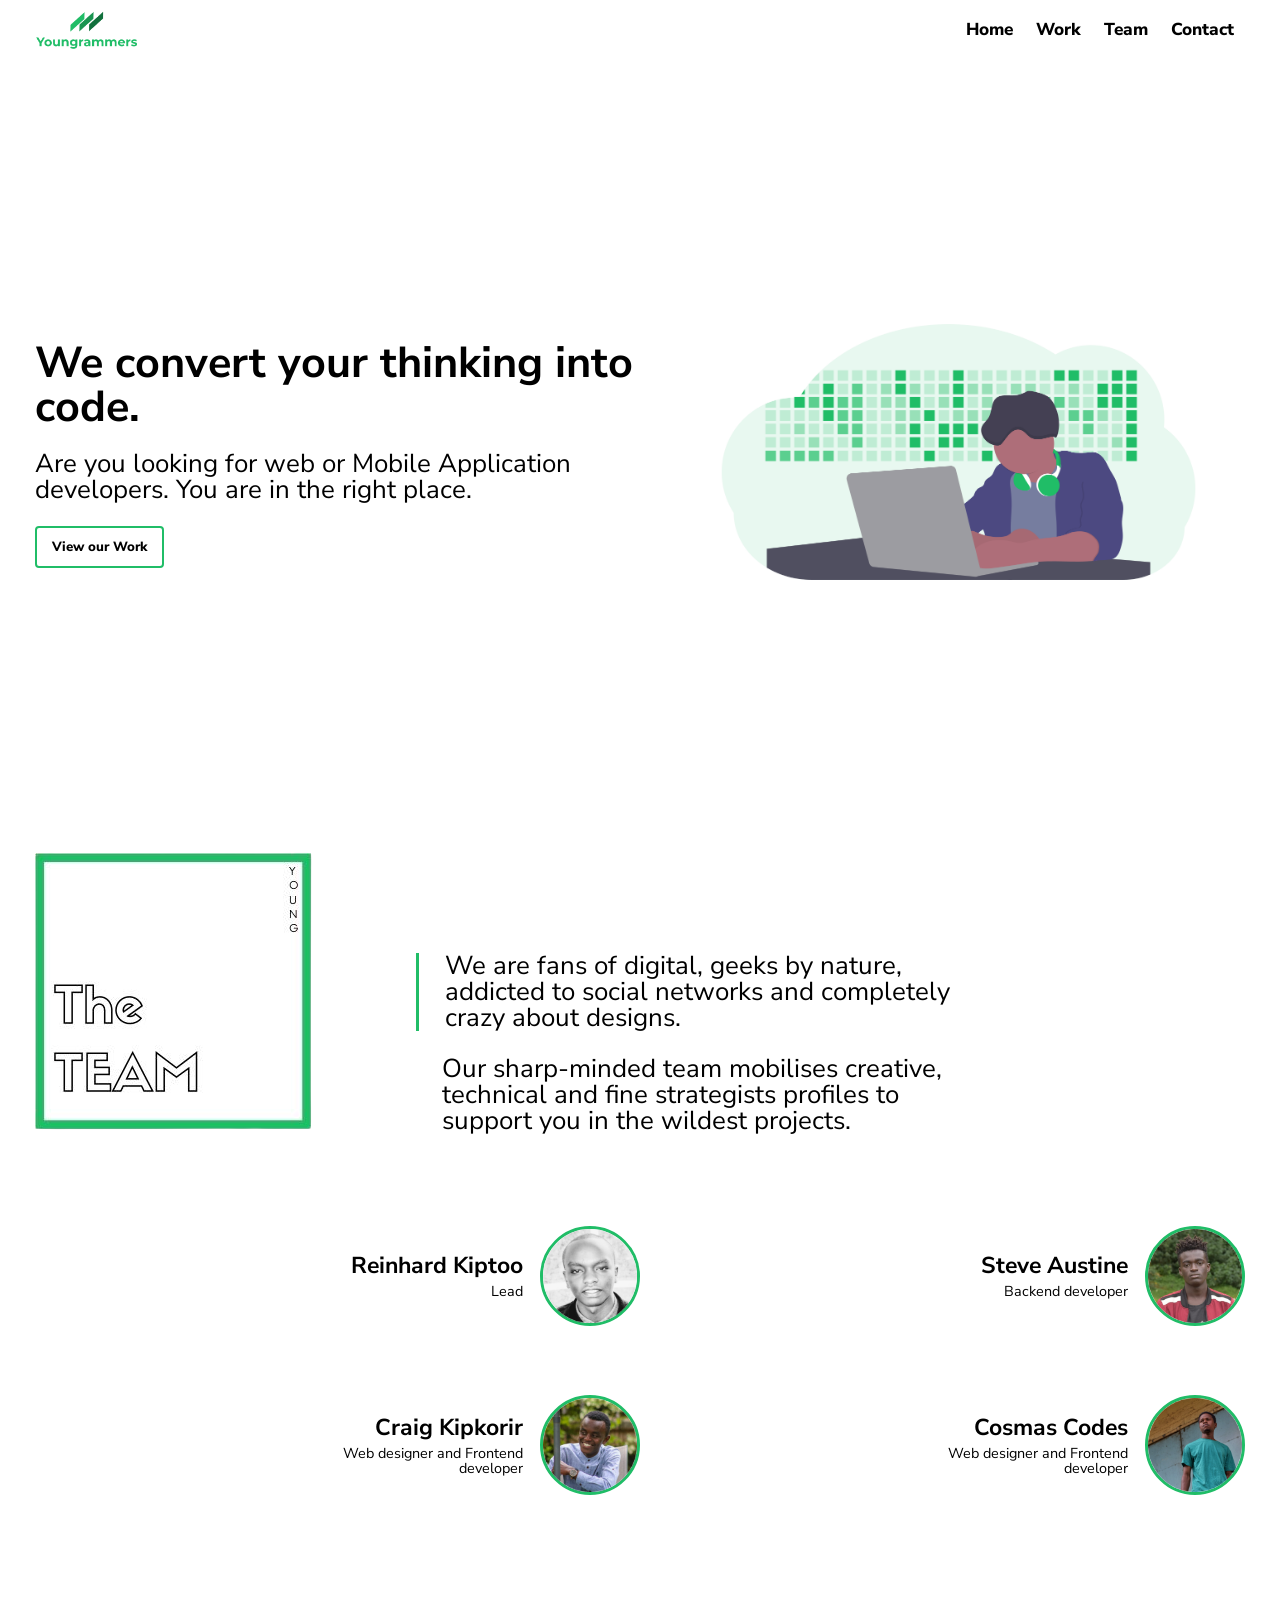
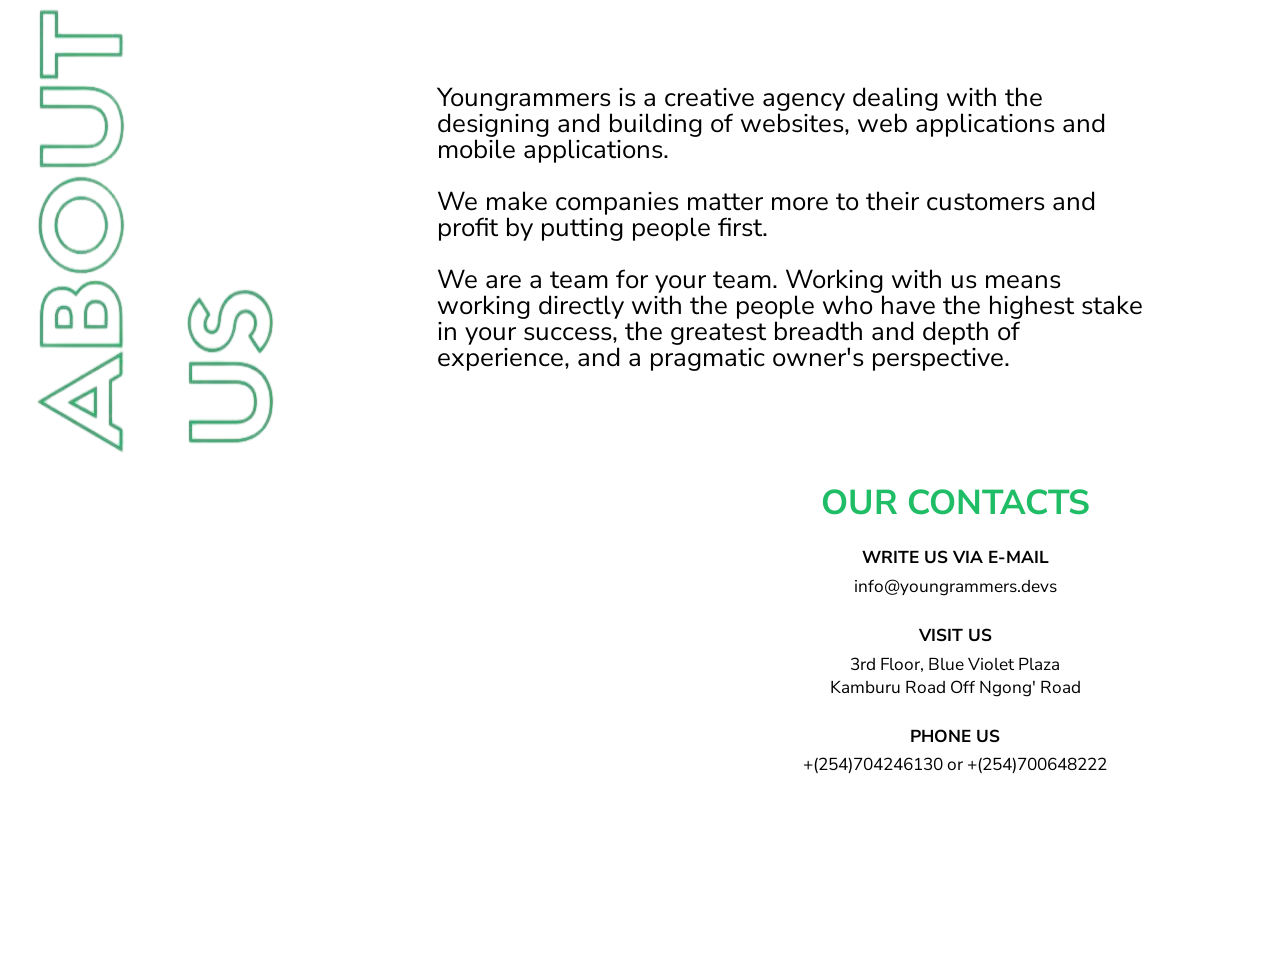
<file: index.html>
<!DOCTYPE html>
<html lang="en">
<head>
    <meta charset="UTF-8">
    <meta name="viewport" content="width=device-width, initial-scale=1.0">
    <title>Youngrammers - Best Web and Mobile developers</title>
    <link rel="shortcut icon" href="assets/icon.png" type="image/x-icon">
    <link rel="stylesheet" href="styles/main.css">
    <link rel="stylesheet" href="https://unpkg.com/aos@next/dist/aos.css" />
</head>
<body>
    <header>
        <img src="assets/logo.png" alt="Youngrammers logo">
    
        <nav id="nav">
            <ul>
                <li id="link" data-name="home">Home</li>
                <li id="link" data-name="work">Work</li>
                <li id="link" data-name="team">Team</li>
                <li id="link" data-name="about">Contact</li>
            </ul>
        </nav>
        <span id="nav-bar"></span>
    </header>
    <main>
        <section id="home" class="intro">
            <div class="text">
                <h2>We convert your thinking into code.</h2>
                <p>
                    Are you looking for web or Mobile Application developers.
                    You are in the right place.
                </p>
                <button>View our Work</button>
            </div>
            <div class="carousel">
                <img src="assets/undraw_developer_activity_bv83.png" alt="code">
            </div>
        </section>
        <section id="team" class="team">
            <div class="team-text">
                <img src="assets/Team.png" alt="team">
                <div>
                    <p class="first-p" data-aos="slide-up" data-aos-duration="400">
                        We are fans of digital, geeks by nature, addicted to social networks and completely crazy about designs.
                    </p>
                    <p data-aos="slide-up" data-aos-duration="400">
                        Our sharp-minded team mobilises creative, technical and fine strategists profiles to support you in the wildest projects.
                    </p>
                </div>
            </div>
            <div class="grid">
                <div class="member">
                    <div class="desc">
                        <h2>Reinhard Kiptoo</h2>
                        <p>Lead</p>
                    </div>
                    <div class="img">
                        <img src="assets/rey.png" alt="Reinhard">
                    </div>
                </div>
                <div class="member">
                    <div class="desc">
                        <h2>Steve Austine</h2>
                        <p>Backend developer</p>
                    </div>
                    <div class="img">
                        <img src="assets/steve.png" alt="Steve Austine">
                    </div>
                </div>
                <div class="member">
                    <div class="desc">
                        <h2>Craig Kipkorir</h2>
                        <p>Web designer and Frontend developer</p>
                    </div>                    
                    <div class="img">
                        <img src="assets/craig.png" alt="Craig Kipkorir">
                    </div>
                </div>
                <div class="member">
                    <div class="desc">
                        <h2>Cosmas Codes</h2>
                        <p>Web designer and Frontend developer</p>
                    </div>
                    <div class="img">
                        <img src="assets/cosmas.png" alt="Cosmas">
                    </div>
                </div>
            </div>
        </section>
        <section id="about" class="about">
            <div>
                <img src="assets/aboutus.png" alt="about us">

                    <p data-aos="slide-up" data-aos-duration="400">
                        Youngrammers is a creative agency dealing with the 
                        designing and building of websites, web applications
                        and mobile applications.
                        <br/><br/>
                        We make companies matter more to their customers
                        and profit by putting people first.
                        <br/><br/>
                        We are a team for your team. Working with us means working directly with the people who have the highest stake 
                        in your success, the greatest breadth and depth of experience, and a pragmatic owner's perspective.
                    </p>
            
            </div>
            <div class="map">
                <div>
                    <iframe frameborder="0" scrolling="no" marginheight="0" marginwidth="0" id="gmap_canvas" src="https://maps.google.com/maps?width=520&amp;height=400&amp;hl=en&amp;q=Blue%20Violet%20Plaza%20Kamburu%20Nairobi+(Mobidev)&amp;t=&amp;z=12&amp;ie=UTF8&amp;iwloc=B&amp;output=embed"></iframe>
                    <a style="opacity: 0; visibility: hidden;" href='https://www.free-counters.org/'>counters</a> 
                </div>
                <div class="location">
                    <h2 data-aos="slide-up" data-aos-duration="400">OUR CONTACTS</h2>
                    <h3 data-aos="slide-up" data-aos-duration="400">WRITE US VIA E-MAIL</h3>
                    <p data-aos="slide-up" data-aos-duration="400">info@youngrammers.devs</p>

                    <h3 data-aos="slide-up" data-aos-duration="400">VISIT US</h3>
                    <p data-aos="slide-up" data-aos-duration="400">
                        3rd Floor, Blue Violet Plaza<br/>
                        Kamburu Road Off Ngong' Road
                    </p>

                    <h3 data-aos="slide-up" data-aos-duration="400">PHONE US</h3>
                    <p data-aos="slide-up" data-aos-duration="400">+(254)704246130 or +(254)700648222</p>

                </div>
            </div>
            
            
        </section>

    </main>
    <script src="https://unpkg.com/aos@next/dist/aos.js"></script>
    <script>
        AOS.init({
            easing: 'ease-in',
            once: true
        });
    </script>
    <script src="js/navBar.js" defer></script>
    <script src="js/scroll.js" defer></script>
    <script type='text/javascript' src='https://maps-generator.com/google-maps-authorization/script.js?id=33943ce898017dcb06acecac5512ad3863349f19' defer></script>
</body>
</html>
</file>
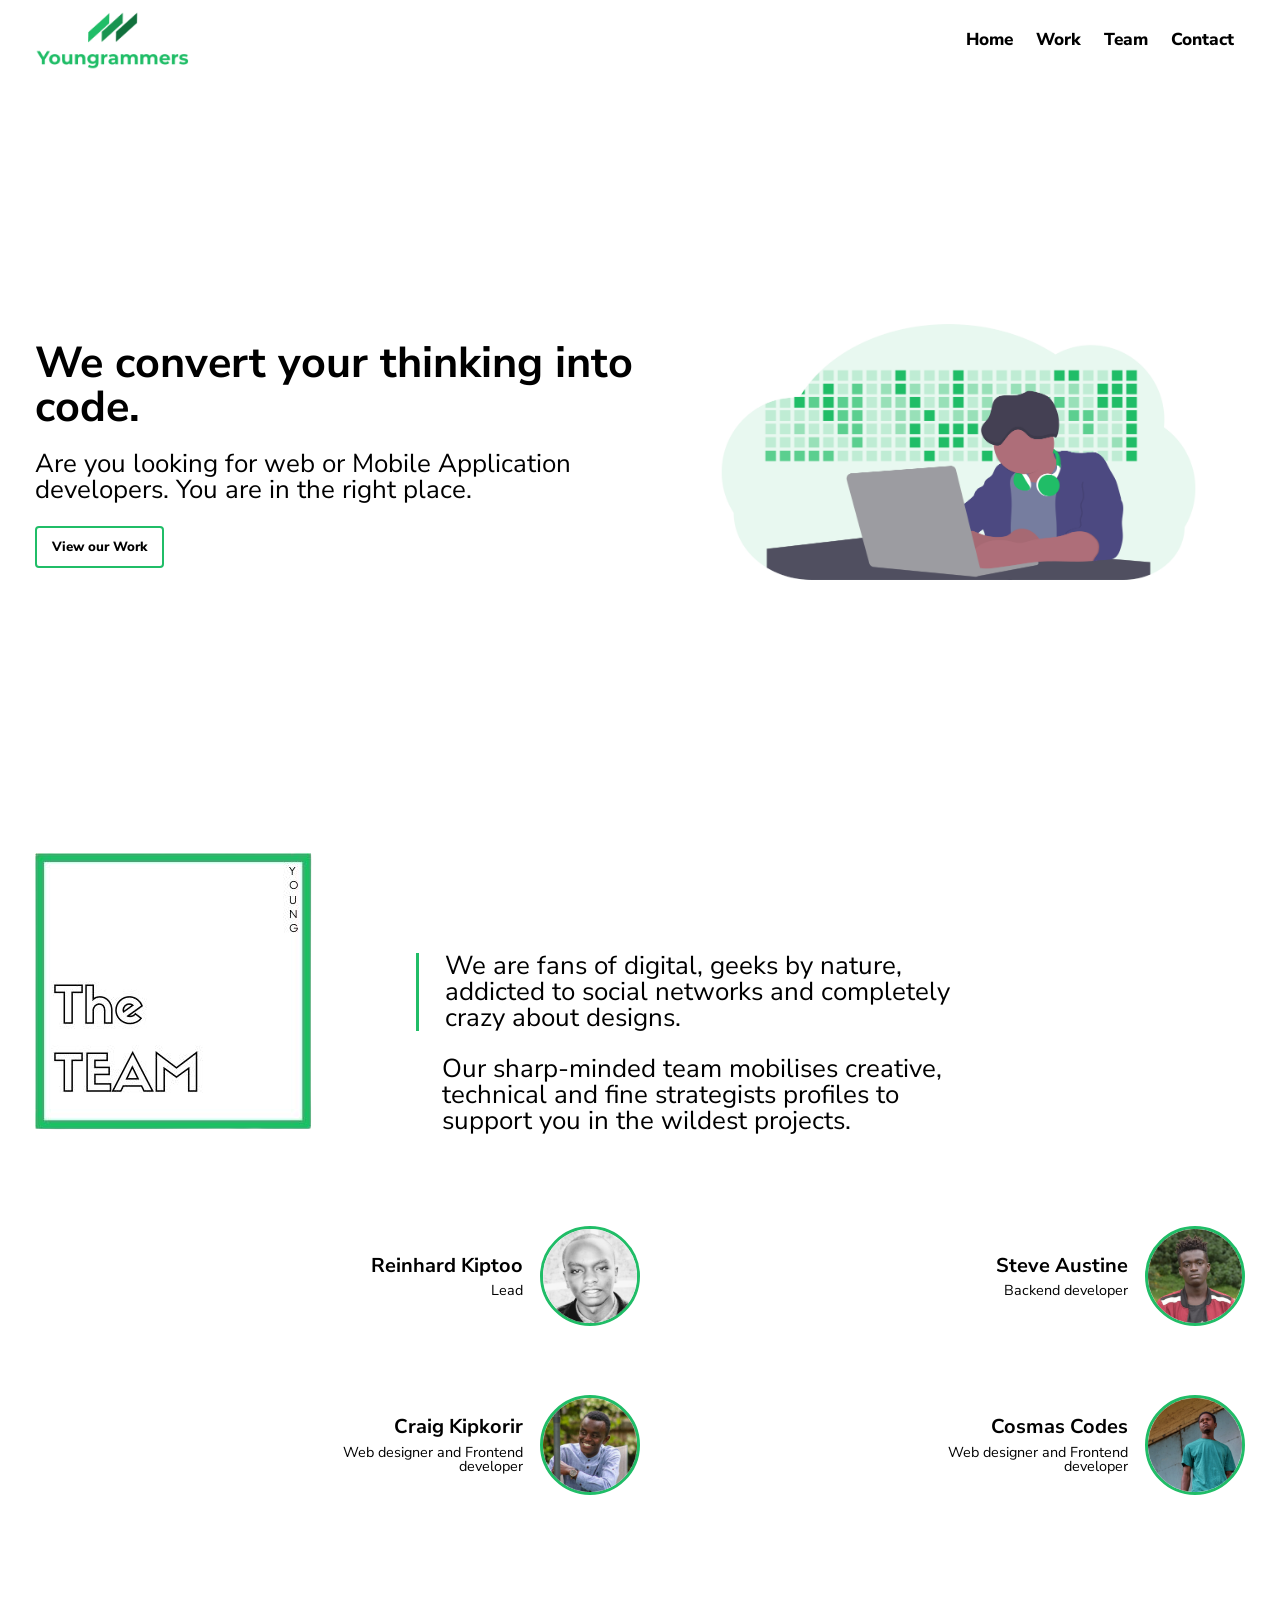
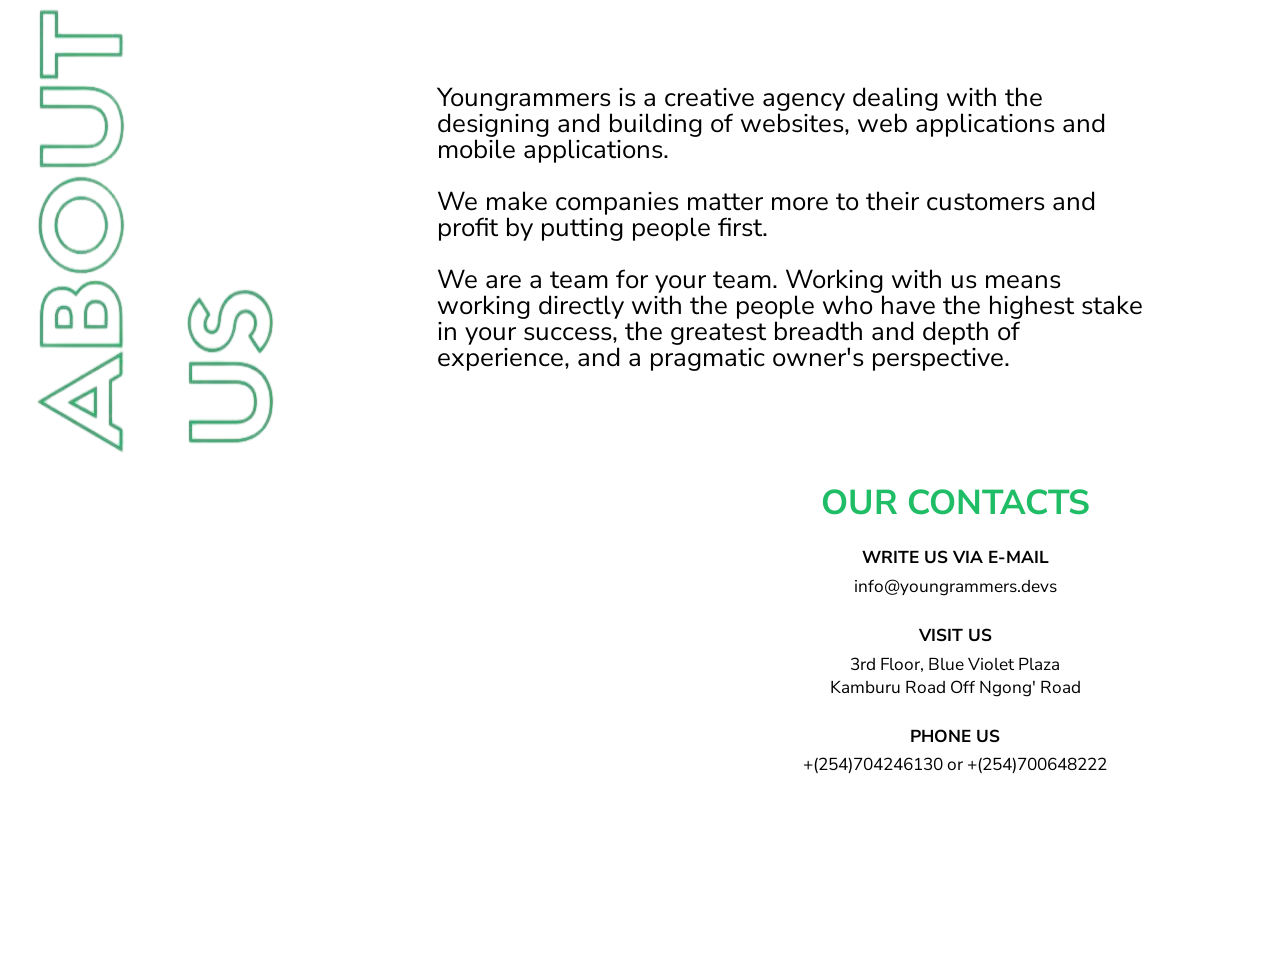
<file: Youngramers/index.html>
<!DOCTYPE html>
<html lang="en">
<head>
    <meta charset="UTF-8">
    <meta name="viewport" content="width=device-width, initial-scale=1.0">
    <title>Youngrammers - Best Web and Mobile developers</title>
    <link rel="shortcut icon" href="assets/icon.png" type="image/x-icon">
    <link rel="stylesheet" href="styles/main.css">
</head>
<body>
    <header>
        <img src="assets/logo.png" alt="Youngrammers logo">
    
        <nav id="nav">
            <ul>
                <li data-name="home">Home</li>
                <li data-name="work">Work</li>
                <li data-name="home">Team</li>
                <li data-name="home">Contact</li>
            </ul>
        </nav>
        <span id="nav-bar"></span>
    </header>
    <main>
        <section id="home" class="intro">
            <div class="text">
                <h2>We convert your thinking into code.</h2>
                <p>
                    Are you looking for web or Mobile Application developers.
                    You are in the right place.
                </p>
                <button>View our Work</button>
            </div>
            <div class="carousel">
                <img src="assets/undraw_developer_activity_bv83.png" alt="code">
            </div>
        </section>
        <section id="work" class="team">
            <div class="team-text">
                <img src="assets/Team.png" alt="team">
                <div>
                    <p class="first-p">
                        We are fans of digital, geeks by nature, addicted to social networks and completely crazy about designs.
                    </p>
                    <p>
                        Our sharp-minded team mobilises creative, technical and fine strategists profiles to support you in the wildest projects.
                    </p>
                </div>
            </div>
            <div class="grid">
                <div class="member">
                    <div class="desc">
                        <h2>Reinhard Kiptoo</h2>
                        <p>Lead</p>
                    </div>
                    <div class="img">
                        <img src="assets/rey.png" alt="Reinhard">
                    </div>
                </div>
                <div class="member">
                    <div class="desc">
                        <h2>Steve Austine</h2>
                        <p>Backend developer</p>
                    </div>
                    <div class="img">
                        <img src="assets/steve.png" alt="Steve Austine">
                    </div>
                </div>
                <div class="member">
                    <div class="desc">
                        <h2>Craig Kipkorir</h2>
                        <p>Web designer and Frontend developer</p>
                    </div>                    
                    <div class="img">
                        <img src="assets/craig.png" alt="Craig Kipkorir">
                    </div>
                </div>
                <div class="member">
                    <div class="desc">
                        <h2>Cosmas Codes</h2>
                        <p>Web designer and Frontend developer</p>
                    </div>
                    <div class="img">
                        <img src="assets/cosmas.png" alt="Cosmas">
                    </div>
                </div>
            </div>
        </section>
        <section class="about">
            <div>
                <img src="assets/aboutus.png" alt="about us">

                    <p>
                        Youngrammers is a creative agency dealing with the 
                        designing and building of websites, web applications
                        and mobile applications.
                        <br/><br/>
                        We make companies matter more to their customers
                        and profit by putting people first.
                        <br/><br/>
                        We are a team for your team. Working with us means working directly with the people who have the highest stake 
                        in your success, the greatest breadth and depth of experience, and a pragmatic owner's perspective.
                    </p>
            
            </div>
            <div class="map">
                <div>
                    <iframe frameborder="0" scrolling="no" marginheight="0" marginwidth="0" id="gmap_canvas" src="https://maps.google.com/maps?width=520&amp;height=400&amp;hl=en&amp;q=Blue%20Violet%20Plaza%20Kamburu%20Nairobi+(Mobidev)&amp;t=&amp;z=12&amp;ie=UTF8&amp;iwloc=B&amp;output=embed"></iframe>
                    <a style="opacity: 0; visibility: hidden;" href='https://www.free-counters.org/'>counters</a> 
                </div>
                <div class="location">
                    <h2>OUR CONTACTS</h2>
                    <h3>WRITE US VIA E-MAIL</h3>
                    <p>info@youngrammers.devs</p>

                    <h3>VISIT US</h3>
                    <p>
                        3rd Floor, Blue Violet Plaza<br/>
                        Kamburu Road Off Ngong' Road
                    </p>

                    <h3>PHONE US</h3>
                    <p>+(254)704246130 or +(254)700648222</p>

                </div>
            </div>
            
            
        </section>

    </main>
    <script src="js/scroll.js" defer></script>
    <script type='text/javascript' src='https://maps-generator.com/google-maps-authorization/script.js?id=33943ce898017dcb06acecac5512ad3863349f19' defer></script>
</body>
</html>
</file>
<file: styles/main.css>
@import url("https://fonts.googleapis.com/css2?family=Nunito+Sans&display=swap");
*, *::before, *::after {
  padding: 0;
  margin: 0;
  -webkit-box-sizing: border-box;
          box-sizing: border-box;
  list-style: none;
}

html {
  font-size: calc(1vw + 1em);
  font-family: 'Nunito Sans', sans-serif;
  line-height: 1;
}

body {
  height: 100%;
}

header {
  display: -webkit-box;
  display: -ms-flexbox;
  display: flex;
  padding: 10px 1.2em;
  position: fixed;
  z-index: 100;
  width: 100%;
  height: 60px;
  -webkit-box-pack: justify;
      -ms-flex-pack: justify;
          justify-content: space-between;
  -webkit-box-align: center;
      -ms-flex-align: center;
          align-items: center;
  background-color: #fff;
}

header img {
  height: 100%;
}

header .on {
  display: -webkit-box;
  display: -ms-flexbox;
  display: flex;
}

header nav {
  display: -webkit-box;
  display: -ms-flexbox;
  display: flex;
}

@media (max-width: 768px) {
  header nav {
    background-image: -webkit-gradient(linear, left top, left bottom, from(#20bd67), to(#e4e4e4e5));
    background-image: linear-gradient(#20bd67, #e4e4e4e5);
    display: none;
    position: absolute;
    width: 100%;
    height: 100vh;
    right: 0;
    top: 100%;
    -webkit-box-pack: center;
        -ms-flex-pack: center;
            justify-content: center;
  }
}

header nav ul {
  display: -webkit-box;
  display: -ms-flexbox;
  display: flex;
}

@media (max-width: 768px) {
  header nav ul {
    -webkit-box-orient: vertical;
    -webkit-box-direction: normal;
        -ms-flex-direction: column;
            flex-direction: column;
    width: 80%;
    height: -webkit-fit-content;
    height: -moz-fit-content;
    height: fit-content;
    background-color: #fff;
    text-align: center;
    padding: 1.2em 0;
    border-radius: .5rem;
    margin-top: 4rem;
  }
}

header nav ul li {
  font-size: .6em;
  padding: 0 .4rem;
  font-weight: 800;
  cursor: pointer;
}

@media (max-width: 768px) {
  header nav ul li {
    padding: 10px;
    margin: 10px 0;
    font-size: 1rem;
  }
}

header #nav-bar {
  position: relative;
  width: 24px;
  height: 3px;
  background-color: #20bd67;
  border-radius: 20px;
}

@media (min-width: 768px) {
  header #nav-bar {
    display: none;
  }
}

header #nav-bar:before, header #nav-bar:after {
  position: absolute;
  height: 3px;
  background-color: #20bd67;
  content: '';
  right: 0;
  border-radius: 20px;
  width: 20px;
}

header #nav-bar:before {
  bottom: 7px;
}

header #nav-bar:after {
  top: 7px;
}

main {
  padding-top: calc(60px + 1.2em);
}

main .intro {
  display: -webkit-box;
  display: -ms-flexbox;
  display: flex;
  -webkit-box-orient: vertical;
  -webkit-box-direction: reverse;
      -ms-flex-direction: column-reverse;
          flex-direction: column-reverse;
  padding: 1.2em;
}

@media screen and (min-width: 724px) {
  main .intro {
    -webkit-box-orient: horizontal;
    -webkit-box-direction: normal;
        -ms-flex-direction: row;
            flex-direction: row;
    min-height: 80vh;
    -webkit-box-align: center;
        -ms-flex-align: center;
            align-items: center;
  }
}

main .intro .text {
  -webkit-box-flex: 1;
      -ms-flex: 1;
          flex: 1;
}

main .intro .text h2, main .intro .text p {
  margin-bottom: .8rem;
}

main .intro .text p {
  font-size: .9rem;
}

main .intro .text button {
  background: transparent;
  border: 2px solid #20bd67;
  padding: 10px 15px;
  border-radius: 4px;
  font-weight: 800;
  font-family: inherit;
}

main .intro .carousel {
  -webkit-box-flex: .9;
      -ms-flex: .9;
          flex: .9;
}

main .intro .carousel img {
  width: 100%;
}

main .team {
  padding: 1.2em;
}

main .team .team-text {
  display: -webkit-box;
  display: -ms-flexbox;
  display: flex;
  -webkit-box-align: center;
      -ms-flex-align: center;
          align-items: center;
}

@media (max-width: 768px) {
  main .team .team-text {
    -webkit-box-orient: vertical;
    -webkit-box-direction: normal;
        -ms-flex-direction: column;
            flex-direction: column;
  }
}

main .team .team-text div {
  font-size: .9rem;
  padding: 4em 11em 0 4em;
}

@media (max-width: 768px) {
  main .team .team-text div {
    padding: .5rem 0;
  }
}

main .team .team-text div p {
  padding-left: 1em;
}

@media (max-width: 768px) {
  main .team .team-text div p {
    padding: 0;
  }
}

main .team .team-text div .first-p {
  border-left: 3px solid #20bd67;
  margin-bottom: 1em;
}

@media (max-width: 768px) {
  main .team .team-text div .first-p {
    border: transparent;
  }
}

main .team .grid {
  padding-top: 2em;
  display: -ms-grid;
  display: grid;
  -ms-grid-columns: (1fr)[2];
      grid-template-columns: repeat(2, 1fr);
  justify-items: right;
}

@media (max-width: 768px) {
  main .team .grid {
    justify-items: center;
  }
}

main .team .grid .member {
  margin: 1.2rem 0;
  display: -webkit-box;
  display: -ms-flexbox;
  display: flex;
}

@media (max-width: 768px) {
  main .team .grid .member {
    -webkit-box-orient: vertical;
    -webkit-box-direction: reverse;
        -ms-flex-direction: column-reverse;
            flex-direction: column-reverse;
    margin: .6rem;
  }
}

main .team .grid .member .img {
  margin: 0 auto;
  width: 100px;
  height: 100px;
  border-radius: 50%;
  border: 3px solid #20bd67;
}

main .team .grid .member .img img {
  width: 100%;
}

main .team .grid .member .desc {
  padding-right: .6rem;
  display: -webkit-box;
  display: -ms-flexbox;
  display: flex;
  -webkit-box-orient: vertical;
  -webkit-box-direction: normal;
      -ms-flex-direction: column;
          flex-direction: column;
  text-align: right;
  -webkit-box-align: end;
      -ms-flex-align: end;
          align-items: flex-end;
  -webkit-box-pack: center;
      -ms-flex-pack: center;
          justify-content: center;
}

@media (max-width: 768px) {
  main .team .grid .member .desc {
    margin-top: .5rem;
    padding: 0;
    -webkit-box-align: center;
        -ms-flex-align: center;
            align-items: center;
  }
}

main .team .grid .member .desc h2 {
  font-size: .8rem;
}

main .team .grid .member .desc p {
  font-size: .5rem;
  margin-top: .5em;
  width: 200px;
}

@media (max-width: 768px) {
  main .team .grid .member .desc p {
    text-align: center;
    width: auto;
  }
}

main .about {
  padding: 1.2rem;
}

main .about div {
  display: -webkit-box;
  display: -ms-flexbox;
  display: flex;
  margin-bottom: 1rem;
}

@media (max-width: 768px) {
  main .about div {
    -webkit-box-orient: vertical;
    -webkit-box-direction: normal;
        -ms-flex-direction: column;
            flex-direction: column;
  }
  main .about div img {
    -webkit-transform: rotate(90deg);
            transform: rotate(90deg);
    width: 50%;
    margin: 0 auto;
  }
}

main .about div p {
  font-size: .9rem;
  padding: 3rem 3rem 3rem 5rem;
}

@media (max-width: 768px) {
  main .about div p {
    padding: 0;
  }
}

main .about .map {
  display: -webkit-box;
  display: -ms-flexbox;
  display: flex;
}

main .about .map div iframe {
  width: 520px;
  height: 400px;
}

@media (max-width: 768px) {
  main .about .map div iframe {
    width: 100%;
    height: 50vh;
  }
}

main .about .map .location {
  -webkit-box-flex: 1;
      -ms-flex: 1;
          flex: 1;
  padding: 0 1.2rem;
  display: -webkit-box;
  display: -ms-flexbox;
  display: flex;
  -webkit-box-orient: vertical;
  -webkit-box-direction: normal;
      -ms-flex-direction: column;
          flex-direction: column;
  text-align: center;
}

main .about .map .location h2 {
  font-size: 1.2rem;
  color: #20bd67;
}

main .about .map .location h3 {
  margin-top: 1rem;
  font-size: .6rem;
}

main .about .map .location p {
  margin-top: .3rem;
  padding: 0;
  font-size: .6rem;
  line-height: normal;
}
/*# sourceMappingURL=main.css.map */
</file>
<file: Youngramers/styles/main.css>
@import url("https://fonts.googleapis.com/css2?family=Nunito+Sans&display=swap");
*, *::before, *::after {
  padding: 0;
  margin: 0;
  -webkit-box-sizing: border-box;
          box-sizing: border-box;
  list-style: none;
}

html {
  font-size: calc(1vw + 1em);
  font-family: 'Nunito Sans', sans-serif;
  line-height: 1;
}

body {
  height: 100%;
}

header {
  display: -webkit-box;
  display: -ms-flexbox;
  display: flex;
  padding: 10px 1.2em;
  position: fixed;
  z-index: 100;
  width: 100%;
  height: 80px;
  -webkit-box-pack: justify;
      -ms-flex-pack: justify;
          justify-content: space-between;
  -webkit-box-align: center;
      -ms-flex-align: center;
          align-items: center;
  background-color: #fff;
}

header img {
  height: 100%;
}

header nav {
  display: none;
}

@media (min-width: 768px) {
  header nav {
    display: -webkit-box;
    display: -ms-flexbox;
    display: flex;
  }
}

header nav ul {
  display: -webkit-box;
  display: -ms-flexbox;
  display: flex;
}

header nav ul li {
  font-size: .6em;
  padding: 0 .4rem;
  font-weight: 800;
  cursor: pointer;
}

header #nav-bar {
  position: relative;
  width: 20px;
  height: 3px;
  background-color: #20bd67;
  border-radius: 20px;
}

@media (min-width: 768px) {
  header #nav-bar {
    display: none;
  }
}

header #nav-bar:before, header #nav-bar:after {
  position: absolute;
  height: 3px;
  background-color: #20bd67;
  content: '';
  right: 0;
  border-radius: 20px;
}

header #nav-bar:before {
  width: 24px;
  bottom: 7px;
}

header #nav-bar:after {
  width: 16px;
  top: 7px;
}

main {
  padding-top: calc(60px + 1.2em);
}

main .intro {
  display: -webkit-box;
  display: -ms-flexbox;
  display: flex;
  -webkit-box-orient: vertical;
  -webkit-box-direction: reverse;
      -ms-flex-direction: column-reverse;
          flex-direction: column-reverse;
  padding: 1.2em;
}

@media screen and (min-width: 724px) {
  main .intro {
    -webkit-box-orient: horizontal;
    -webkit-box-direction: normal;
        -ms-flex-direction: row;
            flex-direction: row;
    min-height: 80vh;
    -webkit-box-align: center;
        -ms-flex-align: center;
            align-items: center;
  }
}

main .intro .text {
  -webkit-box-flex: 1;
      -ms-flex: 1;
          flex: 1;
}

main .intro .text h2, main .intro .text p {
  margin-bottom: .8rem;
}

main .intro .text p {
  font-size: .9rem;
}

main .intro .text button {
  background: transparent;
  border: 2px solid #20bd67;
  padding: 10px 15px;
  border-radius: 4px;
  font-weight: 800;
  font-family: inherit;
}

main .intro .carousel {
  -webkit-box-flex: .9;
      -ms-flex: .9;
          flex: .9;
}

main .intro .carousel img {
  width: 100%;
}

main .team {
  padding: 1.2em;
}

main .team .team-text {
  display: -webkit-box;
  display: -ms-flexbox;
  display: flex;
  -webkit-box-align: center;
      -ms-flex-align: center;
          align-items: center;
}

@media (max-width: 768px) {
  main .team .team-text {
    -webkit-box-orient: vertical;
    -webkit-box-direction: normal;
        -ms-flex-direction: column;
            flex-direction: column;
  }
}

main .team .team-text div {
  font-size: .9rem;
  padding: 4em 11em 0 4em;
}

@media (max-width: 768px) {
  main .team .team-text div {
    padding: .5rem 0;
  }
}

main .team .team-text div p {
  padding-left: 1em;
}

@media (max-width: 768px) {
  main .team .team-text div p {
    padding: 0;
  }
}

main .team .team-text div .first-p {
  border-left: 3px solid #20bd67;
  margin-bottom: 1em;
}

@media (max-width: 768px) {
  main .team .team-text div .first-p {
    border: transparent;
  }
}

main .team .grid {
  padding-top: 2em;
  display: -ms-grid;
  display: grid;
  -ms-grid-columns: (1fr)[2];
      grid-template-columns: repeat(2, 1fr);
  justify-items: right;
}

@media (max-width: 768px) {
  main .team .grid {
    justify-items: center;
  }
}

main .team .grid .member {
  margin: 1.2rem 0;
  display: -webkit-box;
  display: -ms-flexbox;
  display: flex;
}

@media (max-width: 768px) {
  main .team .grid .member {
    -webkit-box-orient: vertical;
    -webkit-box-direction: reverse;
        -ms-flex-direction: column-reverse;
            flex-direction: column-reverse;
    margin: .6rem;
  }
}

main .team .grid .member .img {
  margin: 0 auto;
  width: 100px;
  height: 100px;
  border-radius: 50%;
  border: 3px solid #20bd67;
}

main .team .grid .member .img img {
  width: 100%;
}

main .team .grid .member .desc {
  padding-right: .6rem;
  display: -webkit-box;
  display: -ms-flexbox;
  display: flex;
  -webkit-box-orient: vertical;
  -webkit-box-direction: normal;
      -ms-flex-direction: column;
          flex-direction: column;
  text-align: right;
  -webkit-box-align: end;
      -ms-flex-align: end;
          align-items: flex-end;
  -webkit-box-pack: center;
      -ms-flex-pack: center;
          justify-content: center;
}

@media (max-width: 768px) {
  main .team .grid .member .desc {
    margin-top: .5rem;
    padding: 0;
    -webkit-box-align: center;
        -ms-flex-align: center;
            align-items: center;
  }
}

main .team .grid .member .desc h2 {
  font-size: 20px;
}

main .team .grid .member .desc p {
  font-size: .5rem;
  margin-top: .5em;
  width: 200px;
}

@media (max-width: 768px) {
  main .team .grid .member .desc p {
    text-align: center;
    width: auto;
  }
}

main .about {
  padding: 1.2rem;
}

main .about div {
  display: -webkit-box;
  display: -ms-flexbox;
  display: flex;
  margin-bottom: 1rem;
}

@media (max-width: 768px) {
  main .about div {
    -webkit-box-orient: vertical;
    -webkit-box-direction: normal;
        -ms-flex-direction: column;
            flex-direction: column;
  }
  main .about div img {
    -webkit-transform: rotate(90deg);
            transform: rotate(90deg);
    width: 50%;
    margin: 0 auto;
  }
}

main .about div p {
  font-size: .9rem;
  padding: 3rem 3rem 3rem 5rem;
}

@media (max-width: 768px) {
  main .about div p {
    padding: 0;
  }
}

main .about .map {
  display: -webkit-box;
  display: -ms-flexbox;
  display: flex;
}

main .about .map div iframe {
  width: 520px;
  height: 400px;
}

@media (max-width: 768px) {
  main .about .map div iframe {
    width: 100%;
    height: 50vh;
  }
}

main .about .map .location {
  -webkit-box-flex: 1;
      -ms-flex: 1;
          flex: 1;
  padding: 0 1.2rem;
  display: -webkit-box;
  display: -ms-flexbox;
  display: flex;
  -webkit-box-orient: vertical;
  -webkit-box-direction: normal;
      -ms-flex-direction: column;
          flex-direction: column;
  text-align: center;
}

main .about .map .location h2 {
  font-size: 1.2rem;
  color: #20bd67;
}

main .about .map .location h3 {
  margin-top: 1rem;
  font-size: .6rem;
}

main .about .map .location p {
  margin-top: .3rem;
  padding: 0;
  font-size: .6rem;
  line-height: normal;
}
/*# sourceMappingURL=main.css.map */
</file>
